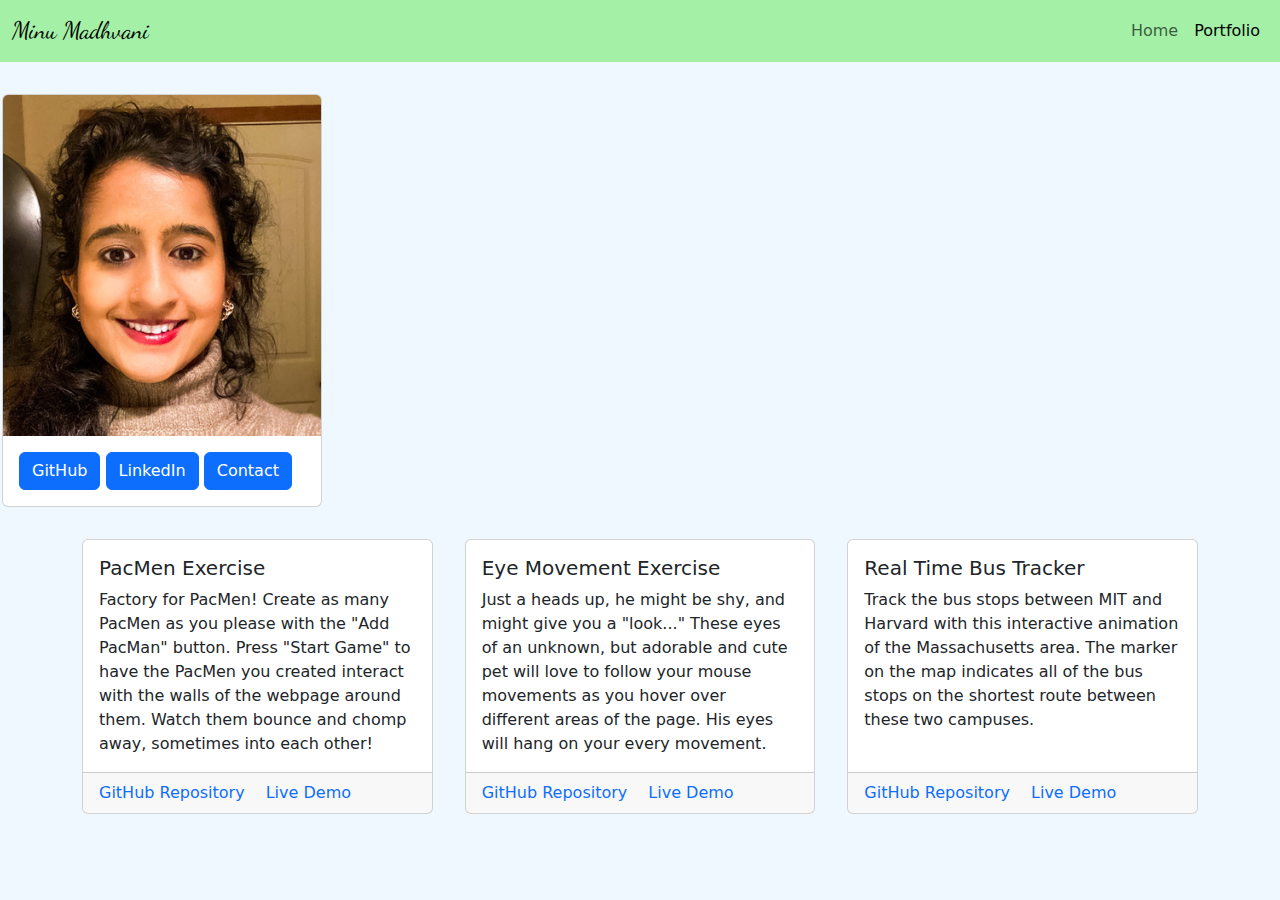
<file: portfolio.html>
<!DOCTYPE html>
<html lang="en">

<head>
  <meta charset="UTF-8">
  <meta name="viewport" content="width=device-width, initial-scale=1.0">
  <title>Minu's Portfolio</title>
  <link href="https://cdn.jsdelivr.net/npm/bootstrap@5.3.3/dist/css/bootstrap.min.css" rel="stylesheet"
    integrity="sha384-QWTKZyjpPEjISv5WaRU9OFeRpok6YctnYmDr5pNlyT2bRjXh0JMhjY6hW+ALEwIH" crossorigin="anonymous">
  <link href="styles.css" rel="stylesheet">
  <link rel="preconnect" href="https://fonts.googleapis.com">
  <link rel="preconnect" href="https://fonts.gstatic.com" crossorigin>
  <link href="https://fonts.googleapis.com/css2?family=Dancing+Script:wght@400..700&family=Updock&display=swap"
    rel="stylesheet">
</head>

<body>
  <nav class="navbar navbar-expand-lg bg-body-tertiary">
    <div class="container-fluid">
      <a class="navbar-brand dancing-script" href="/">Minu Madhvani</a>
      <button class="navbar-toggler" type="button" data-bs-toggle="collapse" data-bs-target="#navbarNav"
        aria-controls="navbarNav" aria-expanded="false" aria-label="Toggle navigation">
        <span class="navbar-toggler-icon"></span>
      </button>
      <div class="collapse navbar-collapse" id="navbarNav">
        <ul class="navbar-nav ms-auto">
          <li class="nav-item">
            <a class="nav-link" href="/">Home</a>
          </li>
          <li class="nav-item">
            <a class="nav-link active" aria-current="page" href="/portfolio.html">Portfolio</a>
          </li>
        </ul>
      </div>
    </div>
  </nav>
  <div class="container">
    <div class=" card" style="width: 20rem; margin-left: -5rem;">
      <img src="/yeshuaminubetiya-ezgif.com-crop.jpg" class="card-img-top" alt="Minu Madhvani">
      <div class="card-body">
        <a href="https://github.com/yeshuaminu" class="btn btn-primary">GitHub</a>
        <a href="https://www.linkedin.com/in/minu-madhvani-2b7a382b7" class="btn btn-primary">LinkedIn</a>
        <a href="contact.html" class="btn btn-primary">Contact</a>
      </div>
    </div>
    <div class="card-grid">
      <div class="card">
        <div class="card-body">
          <h5 class="card-title">PacMen Exercise</h5>
          <p class="card-text">Factory for PacMen! Create as many PacMen as you please with the "Add PacMan" button.
            Press
            "Start Game" to have the PacMen you created interact with the walls of the webpage around them. Watch them
            bounce and chomp away, sometimes into each other!</p>
        </div>
        <div class="card-footer">
          <a href="https://github.com/yeshuaminu/pacman-exercise-github" class="card-link">GitHub Repository</a>
          <a href="https://yeshuaminu.github.io/pacman-exercise-github/" class="card-link">Live Demo</a>
        </div>
      </div>
      <div class="card">
        <div class="card-body">
          <h5 class="card-title">Eye Movement Exercise</h5>
          <p class="card-text">Just a heads up, he might be shy, and might give you a "look..." These eyes of an
            unknown,
            but adorable and cute pet will love to follow your mouse movements as you hover over different areas of the
            page. His eyes will hang on your every movement.</p>
        </div>
        <div class="card-footer">
          <a href="https://github.com/yeshuaminu/eye-movement" class="card-link">GitHub Repository</a>
          <a href="https://yeshuaminu.github.io/eye-movement/" class="card-link">Live Demo</a>
        </div>
      </div>
      <div class="card">
        <div class="card-body">
          <h5 class="card-title">Real Time Bus Tracker</h5>
          <p class="card-text">Track the bus stops between MIT and Harvard with this interactive animation of the
            Massachusetts area. The marker on the map indicates all of the bus stops on the shortest route between these
            two campuses.</p>
        </div>
        <div class="card-footer">
          <a href="https://github.com/yeshuaminu/real-time-bus-tracker" class="card-link">GitHub Repository</a>
          <a href="https://yeshuaminu.github.io/real-time-bus-tracker/" class="card-link">Live Demo</a>
        </div>
      </div>
    </div>
  </div>
  <script src="https://cdn.jsdelivr.net/npm/bootstrap@5.3.3/dist/js/bootstrap.bundle.min.js"
    integrity="sha384-YvpcrYf0tY3lHB60NNkmXc5s9fDVZLESaAA55NDzOxhy9GkcIdslK1eN7N6jIeHz"
    crossorigin="anonymous"></script>
</body>

</html>
</file>
<file: styles.css>
.card-grid {
    display: grid;
    grid-template-columns: repeat(3, 1fr);
    grid-template-rows: 1fr;
    padding: 2rem 0;
    grid-column-gap: 2rem;
}

body {
    background-color: aliceblue;
}

.bg-body-tertiary {
    --bs-tertiary-bg-rgb: 144, 238, 144; 
    --bs-bg-opacity: 0.8;
}

.card-link {
    text-decoration: none;
}

.dancing-script {
  font-family: "Dancing Script", cursive;
  font-optical-sizing: auto;
  font-size: x-large;
}

.container, .bio {
    padding-top: 2rem;
}

.bio {
    font-size: 1.45rem;
}
</file>
